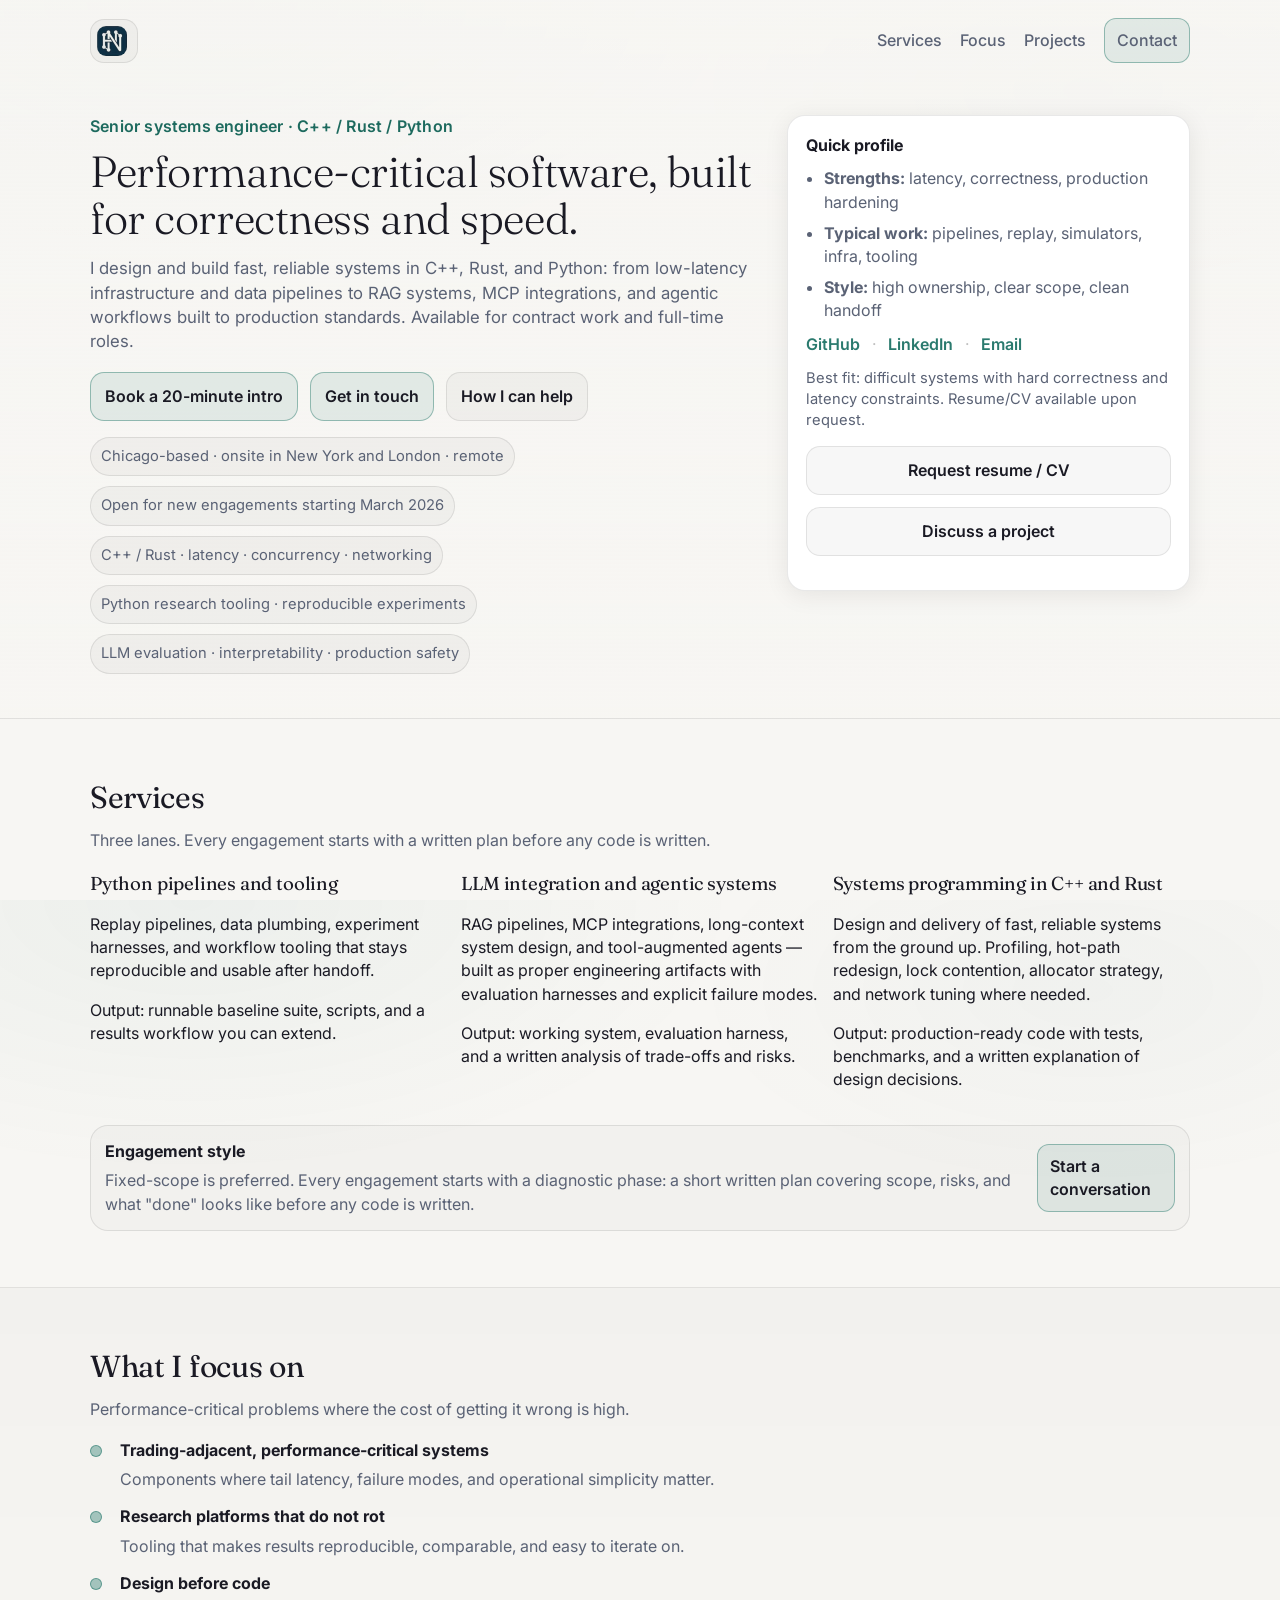
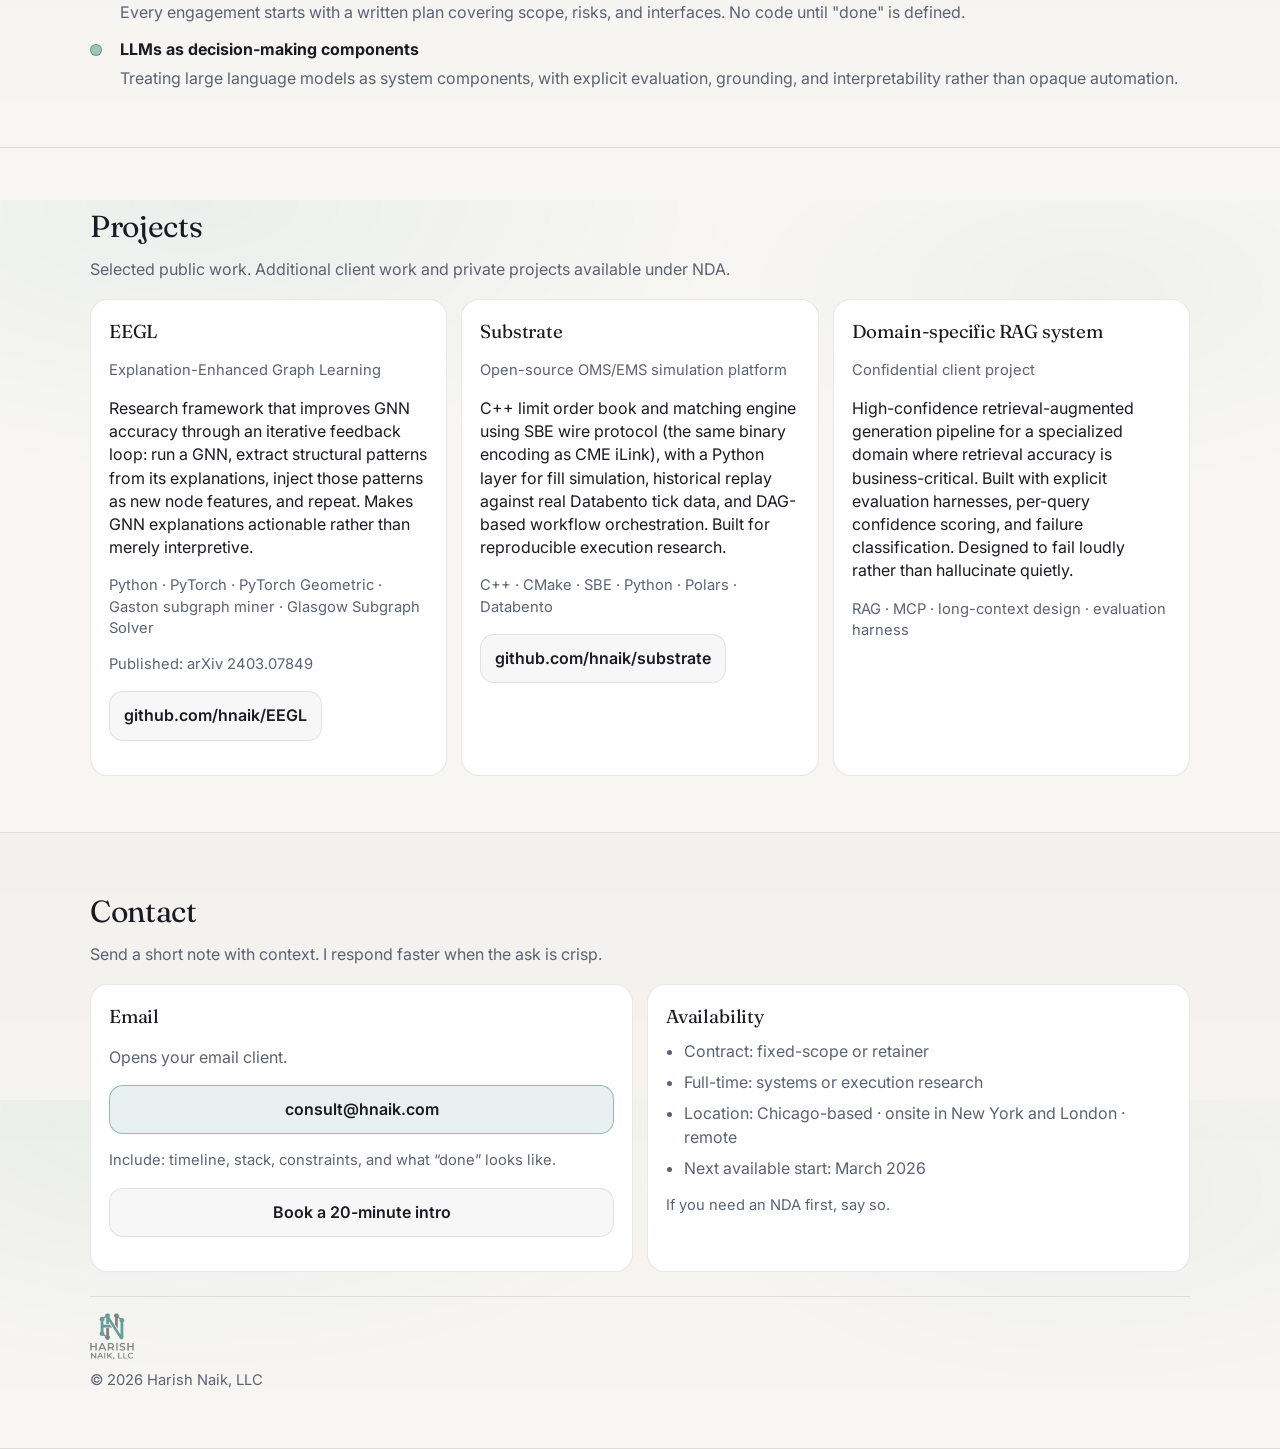
<file: index.html>
<!doctype html>
<html lang="en">

<head>
    <meta charset="utf-8" />
    <meta name="viewport" content="width=device-width,initial-scale=1" />
    <meta name="description"
        content="Harish Naik, senior systems engineer. C++, Rust, and Python for trading-adjacent, performance-critical software." />
    <link rel="canonical" href="https://hnaik.com/" />

    <meta property="og:type" content="website" />
    <meta property="og:url" content="https://hnaik.com/" />
    <meta property="og:title" content="Harish Naik, Systems Engineer" />
    <meta property="og:description"
        content="Performance-critical software in C++, Rust, and Python. Low-latency infrastructure, research tooling, and production-safe LLM systems." />
    <meta property="og:image" content="https://hnaik.com/assets/favicon-512.png" />

    <meta name="twitter:card" content="summary" />
    <meta name="twitter:title" content="Harish Naik, Systems Engineer" />
    <meta name="twitter:description"
        content="Performance-critical software in C++, Rust, and Python. Low-latency infrastructure, research tooling, and production-safe LLM systems." />
    <meta name="twitter:image" content="https://hnaik.com/assets/favicon-512.png" />

    <meta name="theme-color" content="#0b0f19" />
    <title>Harish Naik, Systems Engineer</title>

    <link rel="icon" type="image/png" sizes="32x32" href="/assets/favicon-32.png" />
    <link rel="icon" type="image/png" sizes="16x16" href="/assets/favicon-16.png" />
    <link rel="apple-touch-icon" sizes="180x180" href="/assets/apple-touch-icon.png" />
    <link rel="manifest" href="/site.webmanifest" />

    <link rel="preconnect" href="https://fonts.googleapis.com">
    <link rel="preconnect" href="https://fonts.gstatic.com" crossorigin>
    <link
        href="https://fonts.googleapis.com/css2?family=Inter:wght@400;500;600;700&family=Fraunces:opsz,wght@9..144,300;9..144,400;9..144,600&display=swap"
        rel="stylesheet">

    <link rel="stylesheet" href="/assets/styles.css" />

    <script type="application/ld+json">
        {
            "@context": "https://schema.org",
            "@type": "Person",
            "name": "Harish Naik",
            "url": "https://hnaik.com/",
            "jobTitle": "Senior Systems Engineer",
            "sameAs": [
                "https://github.com/hnaik",
                "https://www.linkedin.com/in/hnaik"
            ],
            "knowsAbout": [
                "C++",
                "Rust",
                "Python",
                "Low-latency systems",
                "LLM systems",
                "Research tooling",
                "Reliability engineering"
            ]
        }
        </script>
</head>

<body>
    <a class="skip" href="#content">Skip to content</a>

    <header class="header">
        <div class="container nav">
            <a class="brand" href="#top" aria-label="Harish Naik home">
                <img src="/assets/logo-square.png" alt="HN logo" width="30" height="30" />
            </a>

            <nav class="navlinks" aria-label="Primary">
                <a href="#services">Services</a>
                <a href="#work">Focus</a>
                <a href="#projects">Projects</a>
                <a href="#contact" class="btn btn-small">Contact</a>
            </nav>

            <button class="hamburger" aria-label="Open menu" aria-expanded="false">
                <span></span><span></span><span></span>
            </button>
        </div>

        <div class="container hero" id="top">
            <div class="hero-text">
                <p class="kicker">Senior systems engineer · C++ / Rust / Python</p>
                <h1>Performance-critical software, built for correctness and speed.</h1>
                <p class="sub">
                    I design and build fast, reliable systems in C++, Rust, and Python: from
                    low-latency infrastructure and data pipelines to RAG systems, MCP integrations,
                    and agentic workflows built to production standards.
                    Available for contract work and full-time roles.
                </p>



                <div class="cta">
                    <a class="btn" id="introCallLink" href="#contact">Book a 20-minute intro</a>
                    <a class="btn" href="#contact">Get in touch</a>
                    <a class="btn btn-ghost" href="#services">How I can help</a>
                </div>

                <div class="meta">
                    <div class="pill">Chicago-based · onsite in New York and London · remote</div>
                    <div class="pill">Open for new engagements starting March 2026</div>
                    <div class="pill">C++ / Rust · latency · concurrency · networking</div>
                    <div class="pill">Python research tooling · reproducible experiments</div>
                    <div class="pill">LLM evaluation · interpretability · production safety</div>
                </div>
            </div>

            <div class="hero-card" role="region" aria-label="Quick profile">
                <div class="card">
                    <div class="card-title">Quick profile</div>
                    <ul class="list">
                        <li><strong>Strengths:</strong> latency, correctness, production hardening</li>
                        <li><strong>Typical work:</strong> pipelines, replay, simulators, infra, tooling</li>
                        <li><strong>Style:</strong> high ownership, clear scope, clean handoff</li>
                    </ul>

                    <div class="card-actions">
                        <a class="link" href="https://github.com/hnaik" target="_blank" rel="noreferrer">GitHub</a>
                        <span class="dot">·</span>
                        <a class="link" href="https://www.linkedin.com/in/hnaik" target="_blank"
                            rel="noreferrer">LinkedIn</a>
                        <span class="dot">·</span>
                        <a class="link" href="#contact">Email</a>
                    </div>

                    <p class="note">Best fit: difficult systems with hard correctness and latency constraints. Resume/CV
                        available upon request.</p>

                    <div class="cta">
                        <a class="btn btn-wide btn-ghost" href="#contact">Request resume / CV</a>
                        <a class="btn btn-wide btn-ghost" href="#contact">Discuss a project</a>
                    </div>
                </div>
            </div>
        </div>
    </header>

    <main id="content">
        <section class="section" id="services">
            <div class="container">
                <h2>Services</h2>
                <p class="lead">Three lanes. Every engagement starts with a written plan before any code is written.</p>

                <div class="grid3">
                    <div class=”card”>
                        <h3>Python pipelines and tooling</h3>
                        <p>Replay pipelines, data plumbing, experiment harnesses, and workflow tooling that stays
                            reproducible and usable after handoff.</p>
                        <p class=”small”>Output: runnable baseline suite, scripts, and a results workflow you can
                            extend.</p>
                    </div>

                    <div class=”card”>
                        <h3>LLM integration and agentic systems</h3>
                        <p>
                            RAG pipelines, MCP integrations, long-context system design, and tool-augmented agents
                            — built as proper engineering artifacts with evaluation harnesses and explicit failure
                            modes.
                        </p>
                        <p class=”small”>
                            Output: working system, evaluation harness, and a written analysis of trade-offs and risks.
                        </p>
                    </div>

                    <div class=”card”>
                        <h3>Systems programming in C++ and Rust</h3>
                        <p>Design and delivery of fast, reliable systems from the ground up. Profiling, hot-path
                            redesign, lock contention, allocator strategy, and network tuning where needed.</p>
                        <p class=”small”>Output: production-ready code with tests, benchmarks, and a written
                            explanation of design decisions.</p>
                    </div>
                </div>

                <div class="callout">
                    <div>
                        <div class="callout-title">Engagement style</div>
                        <div class="callout-body">
                            Fixed-scope is preferred. Every engagement starts with a diagnostic phase: a short written
                            plan
                            covering scope, risks, and what "done" looks like before any code is written.
                        </div>
                    </div>
                    <a class="btn btn-small" href="#contact">Start a conversation</a>
                </div>
            </div>
        </section>

        <section class="section alt" id="work">
            <div class="container">
                <h2>What I focus on</h2>
                <p class="lead">Performance-critical problems where the cost of getting it wrong is high.</p>

                <div class="timeline">
                    <div class="titem">
                        <div class="tmarker" aria-hidden="true"></div>
                        <div class="tcontent">
                            <div class="trole">Trading-adjacent, performance-critical systems</div>
                            <div class="tdesc">
                                Components where tail latency, failure modes, and operational simplicity matter.
                            </div>
                        </div>
                    </div>

                    <div class="titem">
                        <div class="tmarker" aria-hidden="true"></div>
                        <div class="tcontent">
                            <div class="trole">Research platforms that do not rot</div>
                            <div class="tdesc">
                                Tooling that makes results reproducible, comparable, and easy to iterate on.
                            </div>
                        </div>
                    </div>

                    <div class="titem">
                        <div class="tmarker" aria-hidden="true"></div>
                        <div class="tcontent">
                            <div class="trole">Design before code</div>
                            <div class="tdesc">
                                Every engagement starts with a written plan covering scope, risks,
                                and interfaces. No code until "done" is defined.
                            </div>
                        </div>
                    </div>

                    <div class="titem">
                        <div class="tmarker" aria-hidden="true"></div>
                        <div class="tcontent">
                            <div class="trole">LLMs as decision-making components</div>
                            <div class="tdesc">
                                Treating large language models as system components, with explicit evaluation,
                                grounding, and interpretability rather than opaque automation.
                            </div>
                        </div>
                    </div>
                </div>


            </div>
        </section>

        <section class="section" id="projects">
            <div class="container">
                <h2>Projects</h2>
                <p class="lead">
                    Selected public work. Additional client work and private projects available under NDA.
                </p>

                <div class="grid3">
                    <div class="card">
                        <h3>EEGL</h3>
                        <p class="small muted">Explanation-Enhanced Graph Learning</p>
                        <p>Research framework that improves GNN accuracy through an iterative feedback loop:
                            run a GNN, extract structural patterns from its explanations, inject those patterns
                            as new node features, and repeat. Makes GNN explanations actionable rather than
                            merely interpretive.</p>
                        <p class="small muted">Python · PyTorch · PyTorch Geometric · Gaston subgraph miner ·
                            Glasgow Subgraph Solver</p>
                        <p class="small muted">Published: arXiv 2403.07849</p>
                        <p>
                            <a class="btn btn-ghost" href="https://github.com/hnaik/EEGL" target="_blank"
                                rel="noreferrer">github.com/hnaik/EEGL</a>
                        </p>
                    </div>

                    <div class="card">
                        <h3>Substrate</h3>
                        <p class="small muted">Open-source OMS/EMS simulation platform</p>
                        <p>C++ limit order book and matching engine using SBE wire protocol (the same binary
                            encoding as CME iLink), with a Python layer for fill simulation, historical replay
                            against real Databento tick data, and DAG-based workflow orchestration. Built for
                            reproducible execution research.</p>
                        <p class="small muted">C++ · CMake · SBE · Python · Polars · Databento</p>
                        <p>
                            <a class="btn btn-ghost" href="https://github.com/hnaik/substrate" target="_blank"
                                rel="noreferrer">github.com/hnaik/substrate</a>
                        </p>
                    </div>

                    <div class="card">
                        <h3>Domain-specific RAG system</h3>
                        <p class="small muted">Confidential client project</p>
                        <p>High-confidence retrieval-augmented generation pipeline for a specialized domain
                            where retrieval accuracy is business-critical. Built with explicit evaluation
                            harnesses, per-query confidence scoring, and failure classification. Designed to
                            fail loudly rather than hallucinate quietly.</p>
                        <p class="small muted">RAG · MCP · long-context design · evaluation harness</p>
                    </div>
                </div>


            </div>
        </section>

        <section class="section alt" id="contact">
            <div class="container">
                <h2>Contact</h2>
                <p class="lead">Send a short note with context. I respond faster when the ask is crisp.</p>

                <div class="grid2">
                    <div class="card">
                        <h3>Email</h3>
                        <p class="muted">Opens your email client.</p>
                        <p>
                            <a class="btn btn-wide" id="emailLink" href="#">
                                consult@hnaik.com
                            </a>
                        </p>
                        <p class="small muted">
                            Include: timeline, stack, constraints, and what “done” looks like.
                        </p>
                        <p>
                            <a class="btn btn-ghost btn-wide" id="introCallLinkSecondary" href="#contact">Book a
                                20-minute intro</a>
                        </p>
                    </div>

                    <div class="card">
                        <h3>Availability</h3>
                        <ul class="list">
                            <li>Contract: fixed-scope or retainer</li>
                            <li>Full-time: systems or execution research</li>
                            <li>Location: Chicago-based · onsite in New York and London · remote</li>
                            <li>Next available start: March 2026</li>
                        </ul>
                        <p class="small muted">If you need an NDA first, say so.</p>
                    </div>
                </div>

                <footer class="footer">
                    <img src="/assets/main-logo-transparent.png" alt="Harish Naik, LLC" class="footer-logo" />
                    <div class="small muted">© <span id="year"></span> Harish Naik, LLC</div>
                </footer>
            </div>
        </section>
    </main>

    <script src="/assets/main.js"></script>
</body>

</html>
</file>
<file: assets/styles.css>
:root {
    --bg: #f7f6f3;
    --panel: #ffffff;
    --text: #1a1a24;
    --muted: #5a6275;
    --line: rgba(0, 0, 0, .09);
    --accent: #2a7a6e;
    --accent2: #1d6a5e;
    --focus: #2a7a6e;
    --shadow: 0 4px 24px rgba(0, 0, 0, .08);
    --radius: 18px;
    --max: 1100px;
}

/* Dark theme — set <html data-theme="dark"> to restore */
:root[data-theme="dark"] {
    --bg: #0b0f19;
    --panel: #111827;
    --text: #e8edf7;
    --muted: #bcc6da;
    --line: rgba(255, 255, 255, .14);
    --accent: #7bb2ff;
    --accent2: #6dcfaa;
    --focus: #a3c8ff;
    --shadow: 0 18px 60px rgba(0, 0, 0, .45);
}

:root[data-theme="graphite"] {
    --bg: #0f1115;
    --panel: #161b22;
    --text: #e6ebf3;
    --muted: #b5bfce;
    --line: rgba(255, 255, 255, .16);
    --accent: #8ab4ff;
    --accent2: #85e0d2;
    --focus: #b7d0ff;
}

:root[data-theme="deep-sea"] {
    --bg: #08131a;
    --panel: #0c1c26;
    --text: #e6f3f8;
    --muted: #b3cad5;
    --line: rgba(255, 255, 255, .15);
    --accent: #6ec5ff;
    --accent2: #7df1d7;
    --focus: #97d8ff;
}

* {
    box-sizing: border-box;
}

html,
body {
    height: 100%;
}

body {
    margin: 0;
    font-family: Inter, system-ui, -apple-system, Segoe UI, Roboto, Arial, sans-serif;
    background: radial-gradient(1000px 500px at 15% 0%, rgba(42, 122, 110, .05), transparent 55%),
        radial-gradient(800px 400px at 85% 10%, rgba(29, 96, 112, .03), transparent 50%),
        var(--bg);
    color: var(--text);
    line-height: 1.45;
}

a {
    color: inherit;
    text-decoration: none;
}

code {
    background: rgba(0, 0, 0, .04);
    padding: 0.15rem 0.35rem;
    border-radius: 8px;
    border: 1px solid var(--line);
}

.container {
    width: min(var(--max), calc(100% - 40px));
    margin: 0 auto;
}

.skip {
    position: absolute;
    left: -9999px;
    top: auto;
    width: 1px;
    height: 1px;
    overflow: hidden;
}

.skip:focus {
    left: 20px;
    top: 20px;
    width: auto;
    height: auto;
    padding: 10px 12px;
    background: #ffffff;
    border: 1px solid var(--line);
    border-radius: 10px;
    z-index: 999;
}

.header {
    border-bottom: 1px solid var(--line);
    background: linear-gradient(to bottom, rgba(247, 246, 243, .90), rgba(247, 246, 243, .20));
}

.nav {
    display: flex;
    align-items: center;
    justify-content: space-between;
    padding: 18px 0;
}

.brand {
    display: inline-flex;
    width: auto;
    height: 44px;
    padding: 0 10px 0 6px;
    gap: 8px;
    align-items: center;
    justify-content: center;
    border-radius: 14px;
    border: 1px solid var(--line);
    background: rgba(0, 0, 0, .03);
    font-weight: 700;
    letter-spacing: .5px;
}

.brand img {
    display: block;
    width: 30px;
    height: 30px;
    border-radius: 9px;
}


.navlinks {
    display: flex;
    align-items: center;
    gap: 18px;
}

.navlinks a {
    color: var(--muted);
    font-weight: 500;
}

.navlinks a:hover {
    color: var(--text);
}

.hamburger {
    display: none;
    width: 44px;
    height: 44px;
    border-radius: 14px;
    border: 1px solid var(--line);
    background: rgba(0, 0, 0, .03);
    cursor: pointer;
}

.hamburger span {
    display: block;
    width: 18px;
    height: 2px;
    background: var(--text);
    margin: 4px auto;
    opacity: .85;
}

.hero {
    display: grid;
    grid-template-columns: 1.25fr .75fr;
    gap: 26px;
    padding: 34px 0 44px;
    align-items: start;
}

.kicker {
    margin: 0 0 10px;
    color: var(--accent2);
    font-weight: 600;
    letter-spacing: .2px;
}

h1 {
    margin: 0 0 14px;
    font-family: 'Fraunces', Georgia, serif;
    font-size: clamp(32px, 3.4vw, 52px);
    font-weight: 300;
    line-height: 1.08;
    letter-spacing: -0.01em;
}

.sub {
    margin: 0 0 18px;
    color: var(--muted);
    font-size: 1.05rem;
}

.cta {
    display: flex;
    gap: 12px;
    flex-wrap: wrap;
    margin: 14px 0 16px;
}

.btn {
    display: inline-flex;
    align-items: center;
    justify-content: center;
    gap: 10px;
    padding: 12px 14px;
    border-radius: 14px;
    border: 1px solid rgba(42, 122, 110, .45);
    background: rgba(42, 122, 110, .10);
    color: var(--text);
    font-weight: 600;
    transition: background-color .15s ease, border-color .15s ease, filter .15s ease;
}

.btn:hover {
    border-color: rgba(42, 122, 110, .65);
    background: rgba(42, 122, 110, .16);
    filter: brightness(0.97);
}

.btn-ghost {
    border-color: var(--line);
    background: rgba(0, 0, 0, .03);
}

.btn-ghost:hover {
    background: rgba(0, 0, 0, .06);
    border-color: rgba(0, 0, 0, .16);
}

.btn-small {
    padding: 10px 12px;
    border-radius: 12px;
}

.btn-wide {
    width: 100%;
}

.meta {
    display: flex;
    flex-wrap: wrap;
    gap: 10px;
    margin-top: 14px;
}

.pill {
    border: 1px solid var(--line);
    background: rgba(0, 0, 0, .03);
    color: var(--muted);
    padding: 8px 10px;
    border-radius: 999px;
    font-size: .92rem;
}

.hero-card .card {
    padding: 18px;
    box-shadow: var(--shadow);
}

.card {
    border: 1px solid var(--line);
    background: var(--panel);
    border-radius: var(--radius);
    padding: 18px;
}

.card-title {
    font-weight: 700;
    margin-bottom: 10px;
}

.card-actions {
    margin-top: 10px;
    color: var(--muted);
}

.link {
    color: var(--accent);
    font-weight: 600;
}

.link:hover {
    color: #1f5c54;
    text-decoration: underline;
}

a:focus-visible,
button:focus-visible,
.btn:focus-visible,
.hamburger:focus-visible {
    outline: 2px solid var(--focus);
    outline-offset: 2px;
    box-shadow: 0 0 0 3px rgba(240, 238, 232, .80);
}

.dot {
    margin: 0 8px;
    color: rgba(0, 0, 0, .25);
}

.note {
    margin: 12px 0;
    color: var(--muted);
    font-size: .92rem;
}

.section {
    padding: 56px 0;
}

.section.alt {
    background: linear-gradient(to bottom, rgba(0, 0, 0, .02), rgba(0, 0, 0, .00));
    border-top: 1px solid var(--line);
    border-bottom: 1px solid var(--line);
}

h2 {
    margin: 0 0 10px;
    font-family: 'Fraunces', Georgia, serif;
    font-size: 1.9rem;
    font-weight: 400;
    letter-spacing: -0.01em;
}

.lead {
    margin: 0 0 18px;
    color: var(--muted);
    max-width: 70ch;
}

.grid3 {
    display: grid;
    grid-template-columns: repeat(3, 1fr);
    gap: 14px;
}

.grid2 {
    display: grid;
    grid-template-columns: repeat(2, 1fr);
    gap: 14px;
}

.list {
    margin: 10px 0 0;
    padding-left: 18px;
    color: var(--muted);
}

.list li {
    margin: 8px 0;
}

.small {
    font-size: .92rem;
}

.muted {
    color: var(--muted);
}

.callout {
    margin-top: 18px;
    display: flex;
    align-items: center;
    justify-content: space-between;
    gap: 12px;
    border: 1px solid var(--line);
    background: rgba(0, 0, 0, .02);
    padding: 14px;
    border-radius: var(--radius);
}

.callout-title {
    font-weight: 700;
    margin-bottom: 6px;
}

.callout-body {
    color: var(--muted);
}

.timeline {
    display: grid;
    gap: 14px;
    margin-top: 14px;
}

.titem {
    display: grid;
    grid-template-columns: 18px 1fr;
    gap: 12px;
    align-items: start;
}

.tmarker {
    width: 12px;
    height: 12px;
    margin-top: 6px;
    border-radius: 50%;
    background: rgba(42, 122, 110, .40);
    border: 1px solid rgba(42, 122, 110, .60);
}

h3 {
    font-family: 'Fraunces', Georgia, serif;
    font-weight: 400;
    margin: 0 0 8px;
    letter-spacing: -0.01em;
}

.trole {
    font-weight: 700;
}

.tdesc {
    color: var(--muted);
    margin-top: 6px;
}

.tags {
    display: flex;
    flex-wrap: wrap;
    gap: 10px;
    margin-top: 12px;
}

.tag {
    border: 1px solid var(--line);
    background: rgba(0, 0, 0, .03);
    color: var(--muted);
    padding: 8px 10px;
    border-radius: 999px;
    font-size: .92rem;
}

.footer {
    margin-top: 24px;
    padding-top: 16px;
    border-top: 1px solid var(--line);
    display: flex;
    flex-direction: column;
    align-items: flex-start;
    gap: 10px;
}

.footer-logo {
    width: 44px;
    height: auto;
    opacity: 0.75;
}

@media (max-width: 900px) {
    .hero {
        grid-template-columns: 1fr;
    }

    .grid3 {
        grid-template-columns: 1fr;
    }

    .grid2 {
        grid-template-columns: 1fr;
    }

    .navlinks {
        display: none;
    }

    .hamburger {
        display: inline-flex;
        align-items: center;
        justify-content: center;
    }

    .nav.open .navlinks {
        display: flex;
        position: absolute;
        right: 20px;
        top: 70px;
        flex-direction: column;
        gap: 12px;
        padding: 14px;
        border-radius: 16px;
        border: 1px solid var(--line);
        background: rgba(247, 246, 243, .97);
        box-shadow: var(--shadow);
    }
}
</file>
